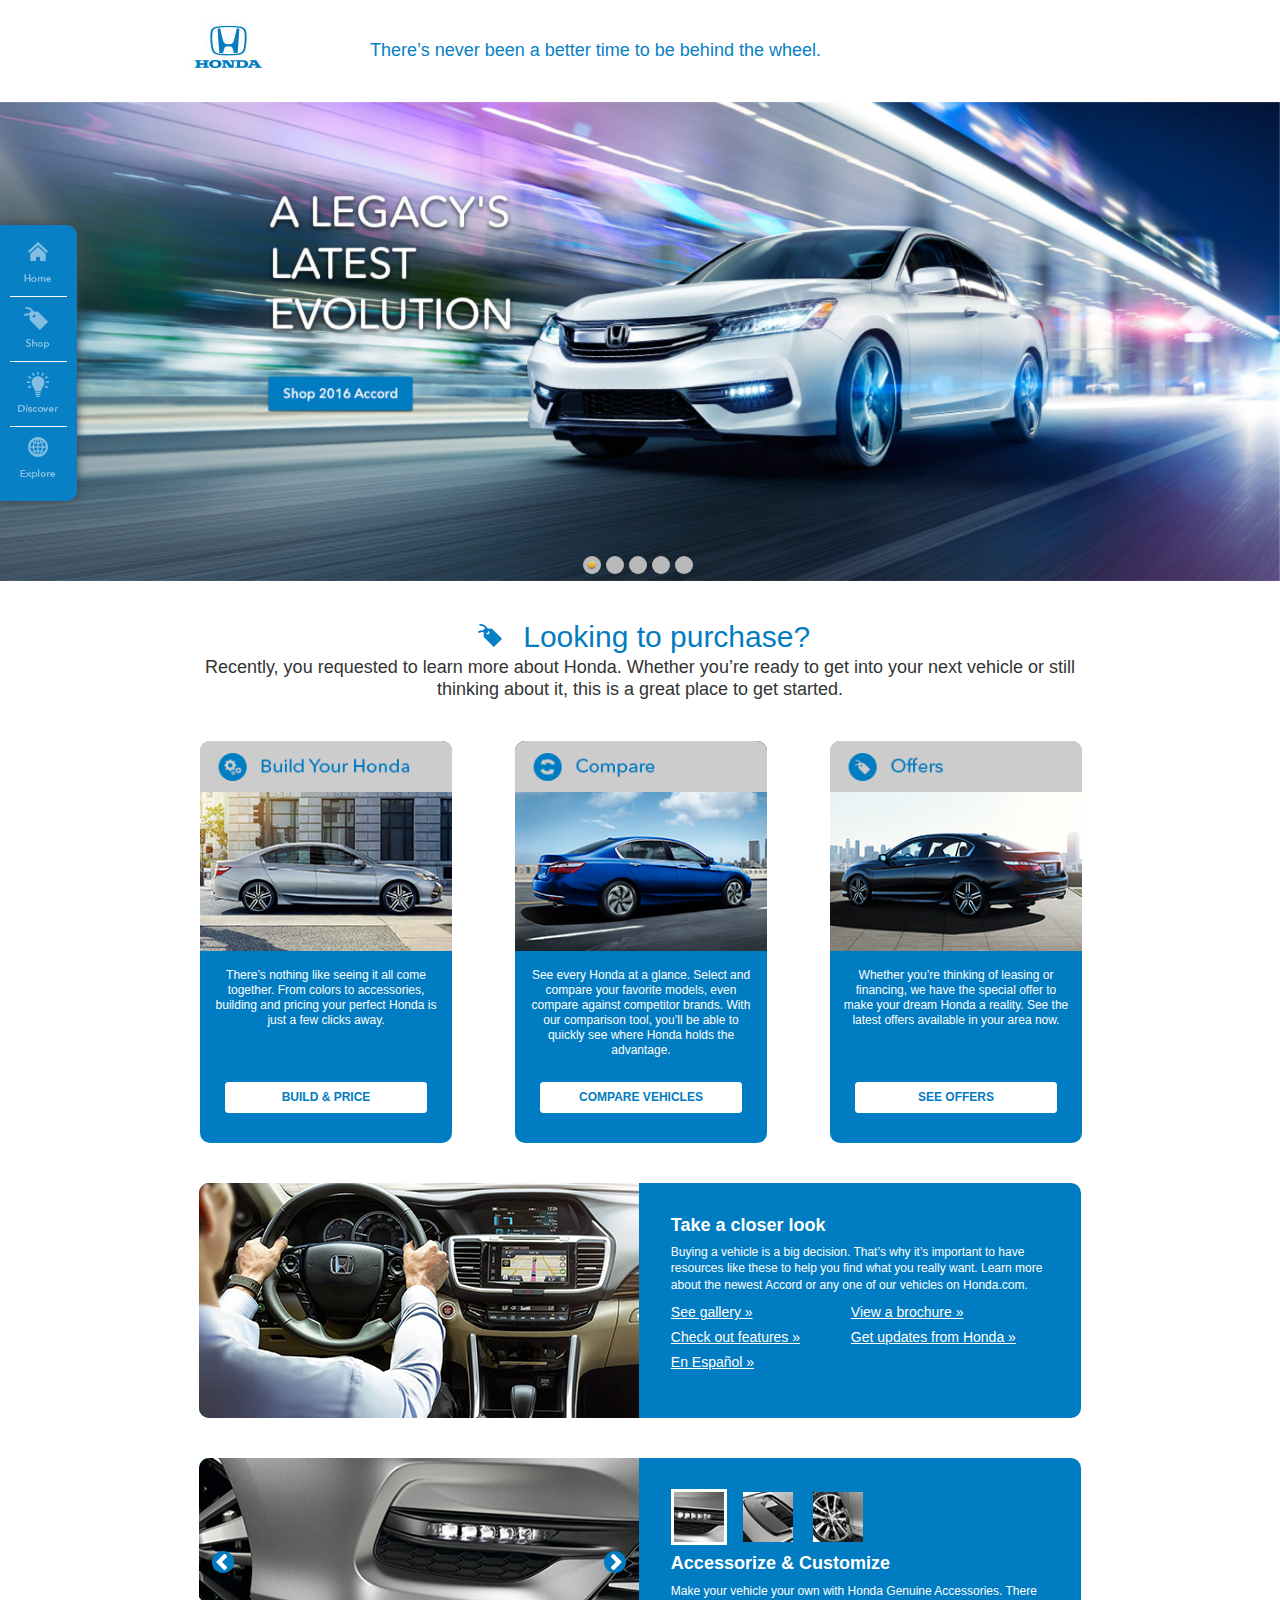
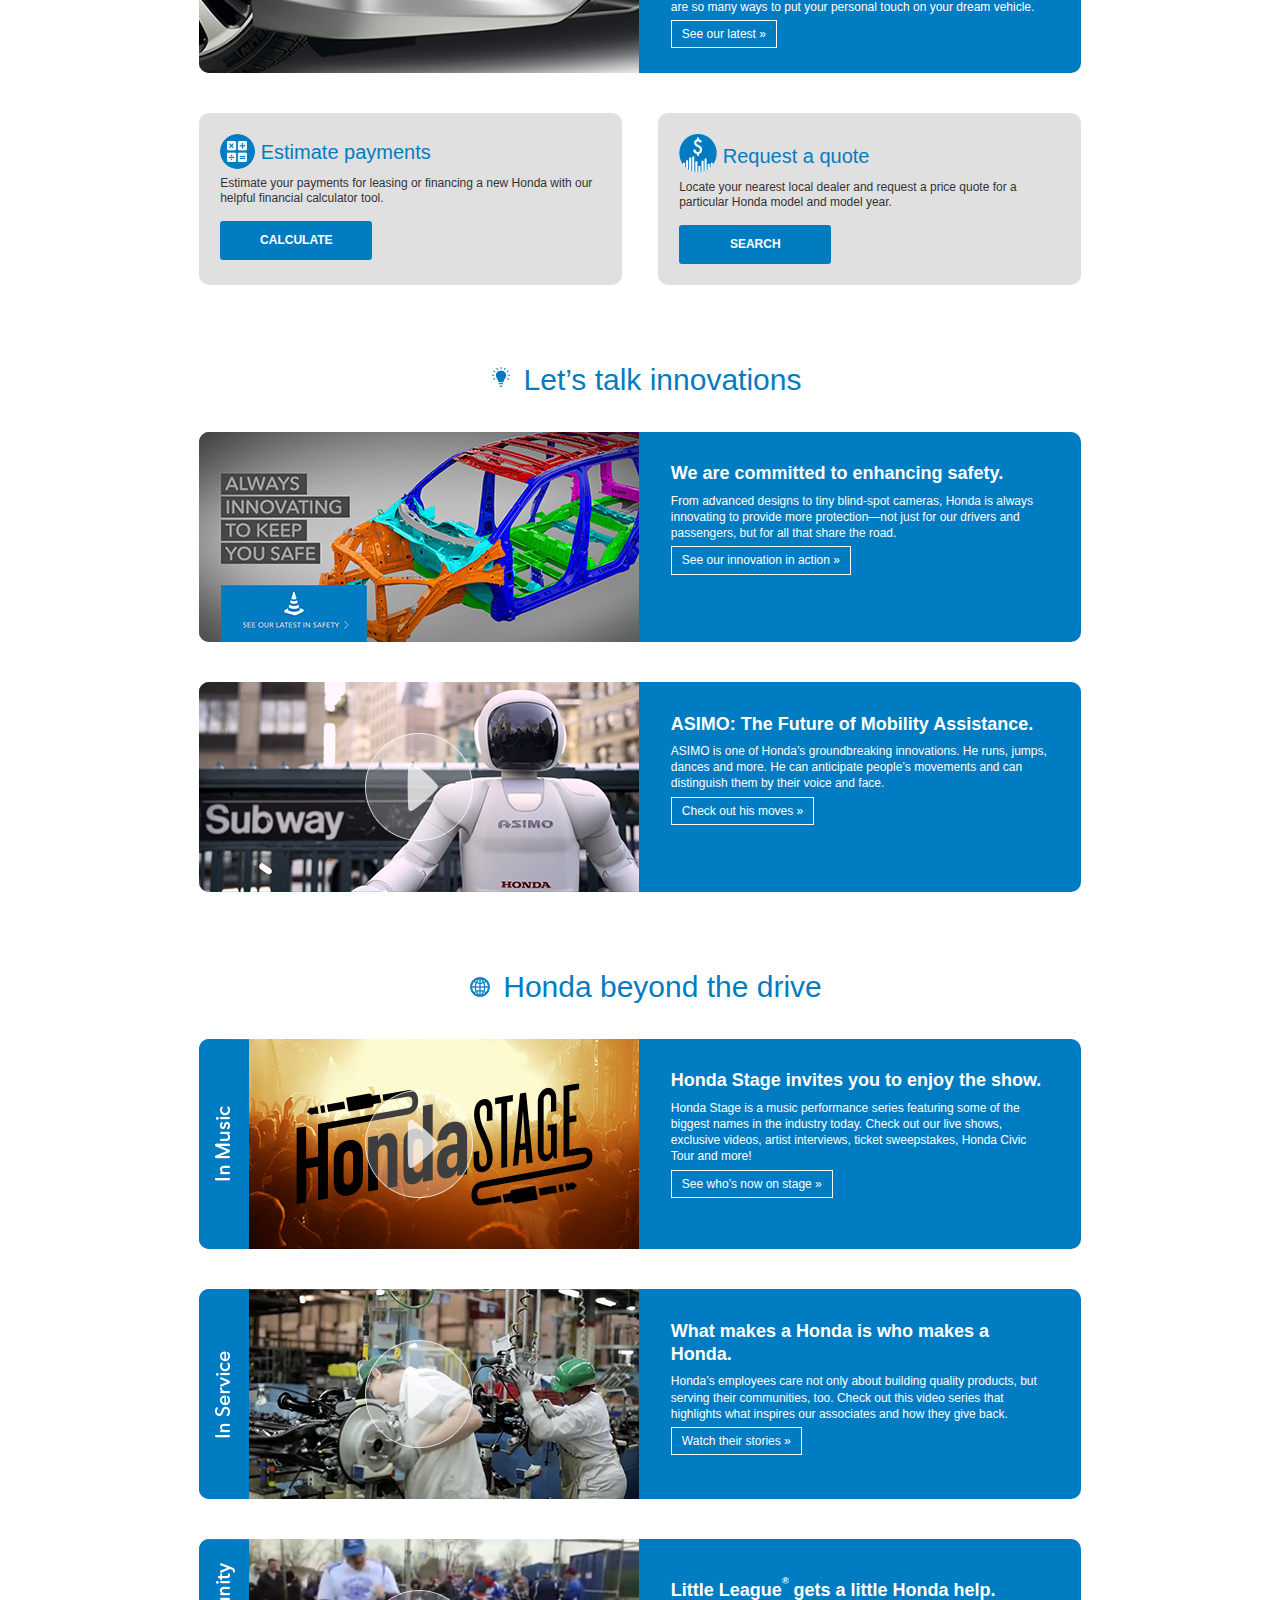
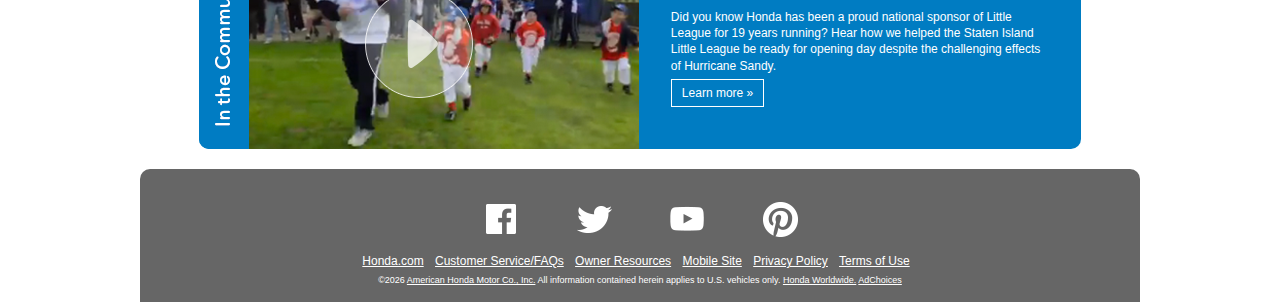
<file: desktop/index.html>
<!DOCTYPE html>
<html lang="en">
<head>
	<meta charset="utf-8">
	<title>Honda</title>
	<meta name="viewport" content="width=device-width,initial-scale=1">
	<link rel="stylesheet" href="css/style.css">
	<link rel="stylesheet" href="css/responsiveslides.css">
	<link rel="stylesheet" href="css/dynamic.css">

	<script src="http://code.jquery.com/jquery-1.11.2.min.js"></script>
	<script src="http://youtube.com/iframe_api"></script>
	<script src="js/jquery.responsiveslides.min.js"></script>
	<script src="js/jquery.plainmodal.min.js"></script>
	<script src="js/jquery.touchswipe.min.js"></script>
	<script src="js/jquery.cycle.all.min.js"></script>
	<script src="js/data.js"></script>
	<script src="js/functions.js"></script>
	
	<script>
		var rnd = Date.now() + "-" + (Math.floor(Math.random()*1000));
		document.write('<link rel="apple-touch-icon" href="/images/icon_apple_114.png?'+rnd+'" />');
		document.write('<link rel="apple-touch-icon" sizes="57x57" href="/images/icon_apple_57.png?'+rnd+'" />');
		document.write('<link rel="apple-touch-icon" sizes="72x72" href="/images/icon_apple_72.png?'+rnd+'" />');
		document.write('<link rel="apple-touch-icon" sizes="114x114" href="/images/icon_apple_114.png?'+rnd+'" />');
		document.write('<link rel="apple-touch-icon" sizes="144x144" href="/images/icon_apple_144.png?'+rnd+'" />');
		document.write('<link rel="icon" type="image/png" href="favicon.ico?'+rnd+'">');
	</script>

	<!--[if IE]>
		<script src="http://html5shiv.googlecode.com/svn/trunk/html5.js"></script>
	<![endif]-->
</head>
<body id="top">
	<div id="hidden_nav"> <a id="TriggerPrevious" href="#">TriggerPrevious</a> <a id="TriggerNext" href="#">TriggerNext</a> </div>
<!-- START OF NAV -->
	<nav>
		<ul>
			<li><a href="#top" id="linkMainNavHome"><img src="images/nav/nav_home.png" alt="home"></a></li>
			<li><a href="#shop" id="linkMainNavShop"><img src="images/nav/nav_shop.png" alt="shop"></a></li>
			<li><a href="#discover" id="linkMainNavDiscover"><img src="images/nav/nav_discover.png" alt="discover"></a></li>
			<li><a href="#explore" id="linkMainNavExplore"><img src="images/nav/nav_explore.png" alt="explore"></a></li>
		</ul>
		<div class="clear_both"></div>
	</nav>
<!-- END OF NAV --> 
<!-- START OF HEADER -->
	<div class="content" id="header">
		<div id="logo"><img src="images/honda_logo.jpg" alt="Honda"></div>
		<div id="salutation"><span id="name" class="pink_txt">Theresa,</span> <span id="first_word">you&#8217;re</span> going to want to see what we&#8217;re up to at <span class="pink_txt">Honda.</span></div>
		<p class="clear_both"></p>
	</div>
<!-- END OF HEADER -->
	<div id="slideshow_wrapper"> 
<!-- Slideshow 1 -->
		<div class="rslides_container">
			<ul class="rslides" id="slider1">
			  <li><a href="#lanewatch"><img src="images/ss/img-slides_accord-01.jpg" alt="" id="slide1_img"></a></li>
			  <li><a href="#accessories"><img src="images/ss/img-slides_accord-01.jpg" alt="" id="slide2_img"></a></li>
			  <li><a href="#hondalink"><img src="images/ss/img-slides_accord-01.jpg" alt="" id="slide3_img"></a></li>
			</ul>
		</div>
	</div>
	<div class="clear_both"></div>
	<div class="content" id="shop">
		<h2><img src="images/shop_icon_blue.png"> <span id="shopHeader">Looking to purchase?</span></h2>
		<span id="shopHeaderText">You know a good thing when you see it. Use the tools and information below to help you find the Honda that will take you where you want to go next.</span></div>
	<div class="content">
		<div class="small_module" id="buildYourHonda">
			<img class="shopIcons" src="images/shop/icon_build.png" alt="Build Your Honda" />
			<a href=""><img id="buildYourHondaImg" src="images/shop/img-shop-accord-build.jpg" alt="Build Your Honda" /></a>
			<div class="module_content" id="buildYourHondaText"> There's nothing like seeing it all come together. From colors to accessories, building and pricing your perfect Honda is just a few clicks away. </div>
			<a href="http://automobiles.honda.com/tools/build-price/models.aspx" class="white_btn">BUILD &amp; PRICE</a>
		</div>
		<div class="small_module" id="compareModels">
			<img class="shopIcons" src="images/shop/icon_compare.png" alt="Build Your Honda" />
			<a href=""><img id="compareModelsImg" src="images/shop/img-shop-accord-compare.jpg" alt="Compare" /></a>
			<div class="module_content" id="compareModelsText"> See every Honda at a glance. Select and compare your favorite models, even compare against competitor brands. With our comparison tool, you'll be able to quickly see where Honda holds the advantage. </div>
			<a href="http://automobiles.honda.com/tools/compare/models.aspx" class="white_btn">COMPARE VEHICLES</a>
		</div>
		<div class="small_module" id="offers">
			<img class="shopIcons" src="images/shop/icon_offers.png" alt="Build Your Honda" />
			<a href=""><img id="offersImg" src="images/shop/img-shop-accord-offers.jpg" alt="Offers" /></a>
			<div class="module_content" id="offersText"> Whether you're thinking of leasing or financing, we have the special offer to make your dream Honda a reality. See the latest offers available in your area now. </div>
			<a href="http://automobiles.honda.com/current-offers.aspx" class="white_btn">SEE OFFERS</a>
		</div>
		<div class="clear_both"></div>
	</div>
<!-- START OF BANNER -->
	<div class="content" id="closerLook">
		<div class="banner">
			<div id="banner-gallery" class="banner_left">
				<div id="closerLookImgs"> <img id="closerLookImg" src="images/interiors/img-interior-accord.jpg" alt="Take A Closer Look"></div>
			</div>
			<div class="banner_right">
				<div class="right_banner_header" id="closerLookHeader">Take a closer look at the Accord.</div>
				<span id="closerLookText">Buying a vehicle is a big decision. That’s why it’s important to have resources like these to help you find what you really want.</span>
				<div id="closerLookLinks_container">
					<div class="closerLookLinks">
						<a id="closerLookGallery" href="">See gallery &raquo;</a>
						<a id="closerLookFeatures" href="">Check out features &raquo;</a>
                        <a id="closerLookEspanolLink" href"http://es.automobiles.honda.com/accord/">En Espa&ntilde;ol &raquo;</a>
					</div>
					<div class="closerLookLinks">
						<a id="closerLookBrochure" href="">View a brochure &raquo;</a>
						<a id="closerLookUpdates" href="">Get updates on the Accord &raquo;</a>
					</div>  	
					<div class="clear_both;"></div>
				</div>
			</div>
		</div>
	</div>
	<div class="content" id="accessories">
		<div class="banner">
			<div id="banner-gallery" class="banner_left">
				<div id="imgs"> <img id="banner-image1" src="images/accessories/img-accessory-accord-01.jpg" alt=""> <img id="banner-image2" src="images/accessories/img-accessory-accord-02.jpg" alt=""> <img id="banner-image3" src="images/accessories/img-accessory-accord-03.jpg" alt=""> </div>
				<div id="accNav">
					<div id="accNavLeft"><img src="images/arrow_left.png" width="22" height="22"></div>
					<div id="accNavRight"><img src="images/arrow_right.png" width="22" height="22"></div>
				</div>
			</div>
			<div class="banner_right">
				<div class="accessorize_thumb_container"> <img src="images/accessories/thb/thb-accessory-accord-01.jpg" alt="" id="accessorize_thumb_1" class="accessorize_thumb accessorize_thumb_on"> <img src="images/accessories/thb/thb-accessory-accord-02.jpg" alt="" id="accessorize_thumb_2" class="accessorize_thumb"> <img src="images/accessories/thb/thb-accessory-accord-03.jpg" alt="" id="accessorize_thumb_3" class="accessorize_thumb"> </div>
				<div class="right_banner_header" id="accessoryTitle">Accessorize and customize.</div>
				<div  id="accessoryText">Chrome wheels, spoiler, illuminated door sill trim&#8212;there are so many ways to put your personal touch on your Honda.</div>
				<div class="modal_link" id="accessorize_link"><a href="#">See our latest &gt;</a></div>
			</div>
			<div class="clear_both"></div>
		</div>
	</div>
	<div class="content">
		<div class="medium_module">
			<div class="module_content">
				<span class="med_mod_header"><img src="images/icon_payments.png" alt="Payment" id="payment_icon"> Estimate payments</span> Estimate your payments for leasing or financing a new Honda with our helpful financial calculator tool.<br>
				<br><a id="paymentCalculator" href="http://www.honda.ca/lease-and-finance/payment-calculator" class="blue_btn">CALCULATE</a>
			</div>
		</div>
		<div class="medium_module">
			<div class="module_content">
				<span class="med_mod_header"><img src="images/payment_icon.png" alt="Payment" id="payment_icon"> Request a quote</span> Locate your nearest local dealer and request a price quote for a particular Honda model and model year.<br>
				<br><a id="requestQuote" href="http://automobiles.honda.com/tools/request-a-quote/models.aspx?" class="blue_btn" id="request_quote_form_btn">SEARCH</a>
			</div>
		</div>
		<div class="clear_both"></div>
	</div>
<!-- END OF BANNER -->
	<div class="content content_header" id="discover">
		<h2><img src="images/icon_innovations.png"/>Let&#8217;s talk innovations</h2>
	</div>
<!-- START OF BANNER - WIDGET 2 -->
	<div class="content" id="lanewatch">
		<div class="banner">
			<div class="banner_left"><a href="#" class="modal_btn2"><img src="images/discover_2.png" alt="" id="modal_btn_2"></a></div>
			<div class="banner_right">
				<div class="right_banner_header" id="modal_btn_2_title">Increase your visibility by 60&deg; with Honda LaneWatch&trade;.&sup1;</div>
				<div id="modal_btn_2_text">A tiny camera on your passenger-side mirror reveals nearly 4 times more (80° instead of 20°) giving you an expanded view of your passenger-side blind spot. <a href="//owners.honda.com/vehicles/information/2014/Civic-Coupe/features/Honda-LaneWatch/3">See it in action &gt&gt;</a></div>
				<div class="modal_link" id="modal_btn_2_link"></div>
			</div>
		</div>
	</div>
<!-- END OF BANNER -->
<!-- START OF BANNER - WIDGET 1 -->
	<div class="content">
		<div class="banner">
			<div class="banner_left"><a href="#" class="modal_btn"><img src="images/discover_1.png" alt="" id="modal_btn_1"></a></div>
			<div class="banner_right">
				<div class="right_banner_header" id="modal_btn_1_title">ASIMO: The Future of Mobility Assistance</div>
				<div id="modal_btn_1_text">Asimo is one of Honda’s groudbreaking innovations. He runs, jumps, dances and more. He can anticipate people’s movements and can distinguish them by their voice and face. <a href="//www.youtube.com/watch?v=FShZddlsjkA&index=1&list=PL2FEFAF55603817E7">Check out his moves &gt;&gt;</a></div>
				<div class="modal_link" id="modal_btn_1_link"></div>
			</div>
		</div>
	</div>
<!-- END OF BANNER --> 
	<div class="content content_header" id="explore">
		<h2><img src="images/explore_icon_blue.png">Honda beyond the drive</h2>
	</div>
<!-- START OF BANNER - WIDGET 6 -->
	<div class="content">
		<div class="banner">
			<div class="banner_left"><a href="#" class="modal_btn"><img src="images/explore_3.png" alt="" id="modal_btn_6"></a></div>
			<div class="banner_right">
				<div class="right_banner_header" id="modal_btn_6_title">The Honda Civic Tour thrills fans across the country.</div>
				<div id="modal_btn_6_text">Since 2001, this concert tour has been celebrating the beauty of music and the latest Civics on the road together. Artists like Maroon 5, Linkin Park, and Incubus headline the tour every year, bringing fans across the nation closer to their favorite music. <a href="//civictour.honda.com/">Follow the tour &gt;</a></div>
				<div class="modal_link" id="modal_btn_6_link"></div>
			</div>
		</div>
	</div>
<!-- END OF BANNER -->
<!-- START OF BANNER - WIDGET 5 -->
	<div class="content">
		<div class="banner">
			<div class="banner_left"><a href="#" class="modal_btn"><img src="images/explore_2.png" alt="" id="modal_btn_5"></a></div>
			<div class="banner_right">
				<div class="right_banner_header" id="modal_btn_5_title">We care about what&#8217;s under the sea, too.</div>
				<div id="modal_btn_5_text">Honda is a founding sponsor of Aquarium of the Pacific. Get a virtual look into the marine life in different regions with our live exhibit webcams. <a href="//automobiles.honda.com/events-and-sponsorships/pilot-aquarium-of-the-pacific.aspx">Watch live &gt;</a></div>
				<div class="modal_link" id="modal_btn_5_link"></div>
	      	</div>
		</div>
	</div>
<!-- END OF BANNER --> 
<!-- START OF BANNER - WIDGET 4 -->
	<div class="content">
		<div class="banner">
			<div class="banner_left"><a href="#" class="modal_btn"><img src="images/explore_1.png" alt="" id="modal_btn_4"></a></div>
			<div class="banner_right">
				<div class="right_banner_header" id="modal_btn_4_title">Little League<sup>&reg;</sup> gets a little Honda help.</div>
				<div id="modal_btn_4_text">Did you know Honda has been a proud national sponsor of Little League for 17 years running? Hear how we helped the Staten Island Little League be ready for opening day despite the challenging effects of Hurricane Sandy. <a href="//www.youtube.com/watch?v=Z8jM3wJS7Ho">Learn more &gt;</a></div>
				<div class="modal_link" id="modal_btn_4_link"></div>
			</div>
		</div>
	</div>
<!-- END OF BANNER --> 
	<div id="legalText" class="content legal footnotes">
		<p>&sup1;For more information, visit Kelley Blue Book’s KBB.com. Kelley Blue Book is a registered trademark of Kelley Blue Book Co., Inc.</p>
		<p>&sup2;Display accuracy will vary based on weather, size of object and speed and the display may not show all relevant traffic. The display is not a substitute for your own direct visual assessment of traffic conditions before changing lanes.</p>
		<p>&sup3;Compatible smartphone required. All Aha platform feeds are audible, not visual in nature. Vehicle does not provide any feeds. Some state laws prohibit the operation of handheld electronic devices while operating a vehicle. Launch smartphone applications only when the vehicle is safely parked. Aha is a trademark of Harman International Industries, Inc. Your wireless carrier's rates may apply.</p>
	</div>
	<footer>
		<div class="socialIconWrapper">
			<ul class="socialIcons">
				<li class="socialIcon"><a id="linkFacebook" href="http://www.facebook.com/Honda" target="_blank"><img src="images/icon_facebook.png" /></a></li>
				<li class="socialIcon"><a id="linkTwitter" href="https://twitter.com/Honda" target="_blank"><img src="images/icon_twitter.png" /></a></li>
				<li class="socialIcon"><a id="linkYouTube" href="http://www.youtube.com/user/Honda" target="_blank"><img src="images/icon_youtube.png" /></a></li>
				<li class="socialIcon"><a id="linkPinterest" href="https://www.pinterest.com/honda/" target="_blank"><img src="images/icon_pinterest.png" /></a></li>
			</ul>
		</div>
		<div class="footer_nav"><a id="linkHonda" href="http://automobiles.honda.com/" target="_blank">Honda.com</a> <a id="linkCustomerService" href="http://automobiles.honda.com/information/frequently-asked-questions.aspx" target="_blank">Customer Service/FAQs</a> <a id="linkOwnerResources" href="http://automobiles.honda.com/information/owner-resources.aspx" target="_blank">Owner Resources</a> <a id="linkMobileSite" href="http://automobiles.honda.com/mobile/">Mobile Site</a> <a id="linkPrivacy" href="http://automobiles.honda.com/information/consumer-privacy-policy.aspx" target="_blank">Privacy Policy</a> <a id="linkTerms" href="http://automobiles.honda.com/information/legal-terms.aspx" target="_blank">Terms of Use</a> </div>
		<div class="legal">&copy;<span id="copyYear">2016</span> <a id="linkHonda2" href="http://www.honda.com/" target="_blank">American Honda Motor Co., Inc.</a> All information contained herein applies to U.S. vehicles only. <a id="linkHondaWorldwide" href="http://world.honda.com/" target="_blank">Honda Worldwide.</a> <a id="linkAdChoices" href="http://preferences-mgr.truste.com/?affiliateId=99" target="_blank">AdChoices</a></div>
	</footer>
<!-- START OF MODALS -->
	<div class="modal" id="modal_1">
		<h1 id="modal_1_title">ASIMO ROBOT</h1>
		<iframe src="" frameborder="0" allowfullscreen class="modal_iframe" id="modal_iframe_1"></iframe>
		<div class="close_modal_btn" id="close_modal_btn_1">X</div>
	</div>
	<div class="modal" id="modal_2">
		<h1 id="modal_2_title">Introducing Honda LaneWatch&trade;&sup1;</h1>
		<iframe src="" frameborder="0" allowfullscreen class="modal_iframe" id="modal_iframe_2"></iframe>
		<div class="close_modal_btn" id="close_modal_btn_2">X</div>
	</div>
	<div class="modal" id="modal_3">
		<h1 id="modal_3_title">The next generation of HondaLink<sup>TM3</sup> is now.</h1>
		<iframe src="" frameborder="0" allowfullscreen class="modal_iframe" id="modal_iframe_3"></iframe>
		<div class="close_modal_btn" id="close_modal_btn_3">X</div>
	</div>
	<div class="modal" id="modal_4">
		<h1 id="modal_4_title">Little League <sup>®</sup> gets a little Honda help.</h1>
		<iframe src="" frameborder="0" allowfullscreen class="modal_iframe" id="modal_iframe_4"></iframe>
		<div class="close_modal_btn" id="close_modal_btn_4">X</div>
	</div>
	<div class="modal" id="modal_5">
		<h1 id="modal_5_title">We care about what&#8217;s under the sea, too.</h1>
		<iframe src="" frameborder="0" allowfullscreen class="modal_iframe" id="modal_iframe_5"></iframe>
		<div class="close_modal_btn" id="close_modal_btn_5">X</div>
	</div>
	<div class="modal" id="modal_6">
		<h1 id="modal_6_title">The Honda Civic Tour thrills fans across the country.</h1>
		<iframe src="" frameborder="0" allowfullscreen class="modal_iframe" id="modal_iframe_6"></iframe>
		<div class="close_modal_btn" id="close_modal_btn_6">X</div>
	</div>
<!-- END OF MODALS -->
</body>
</html>
</file>
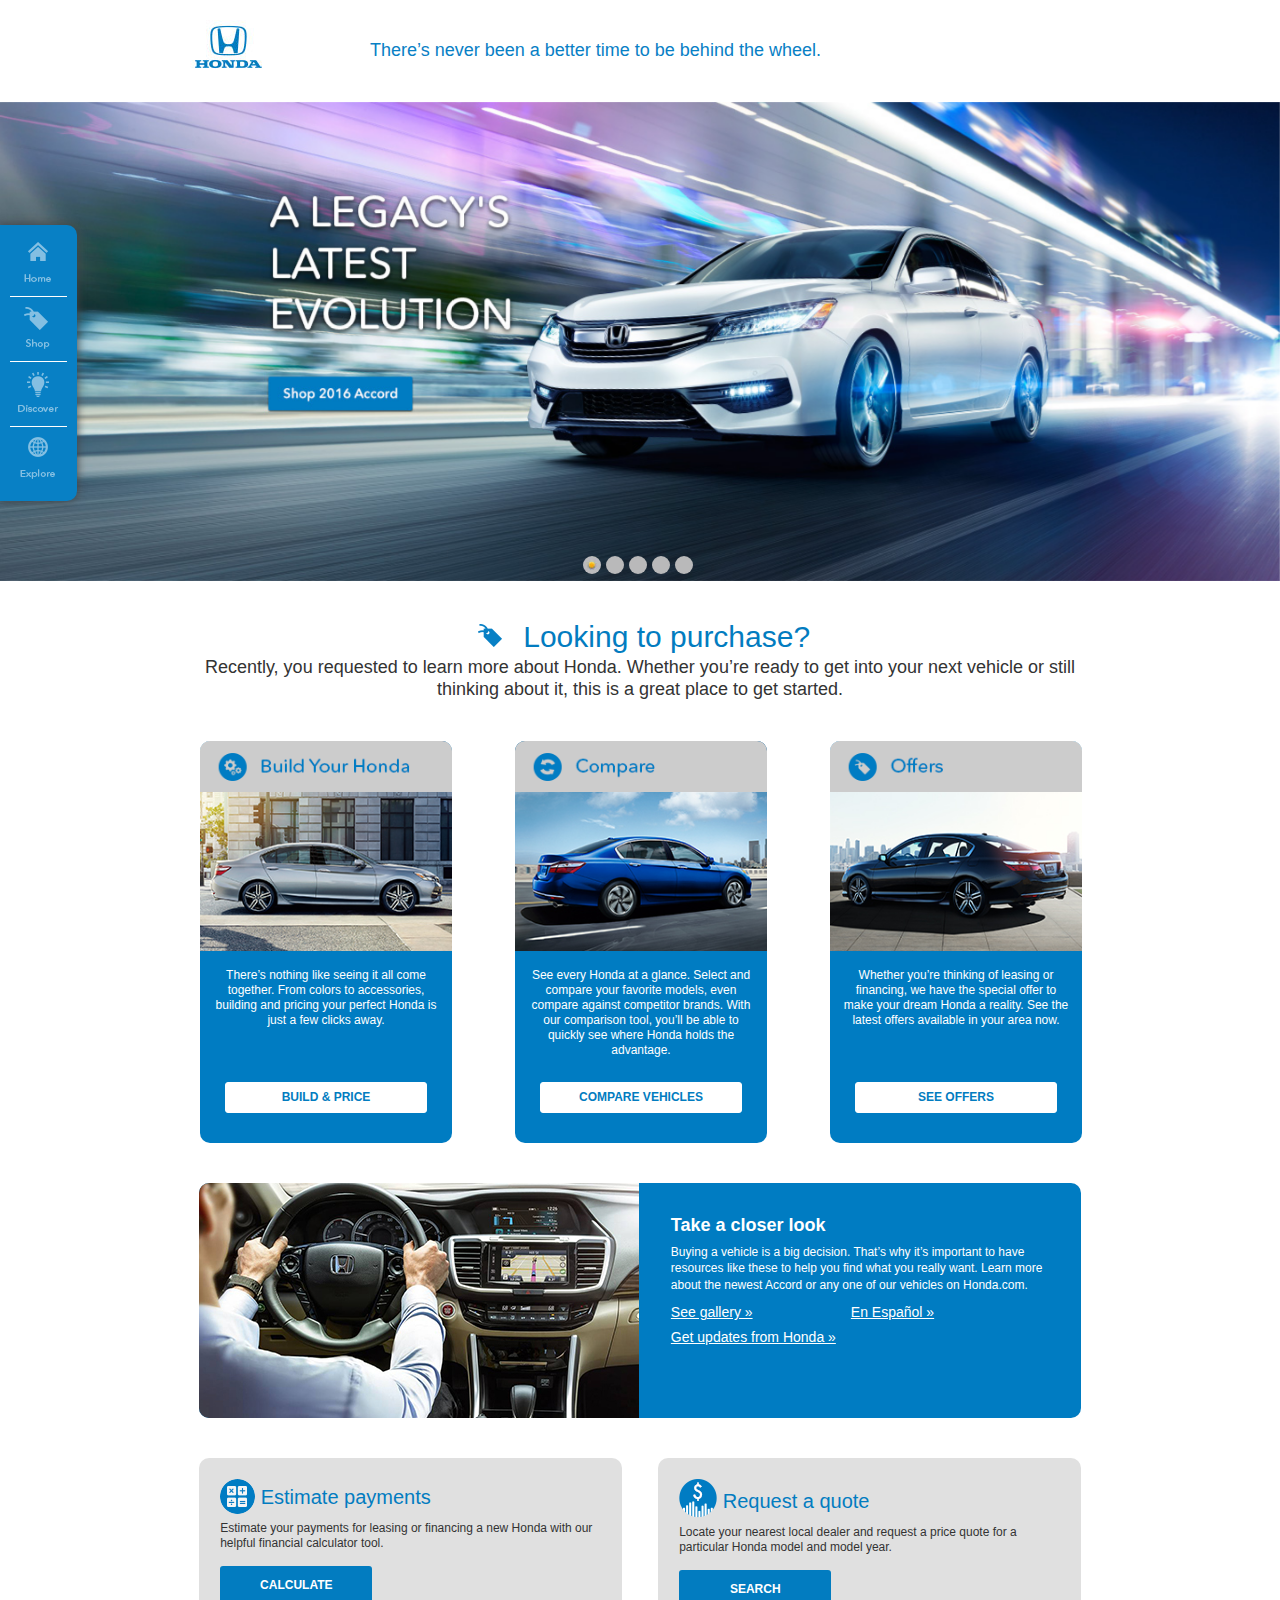
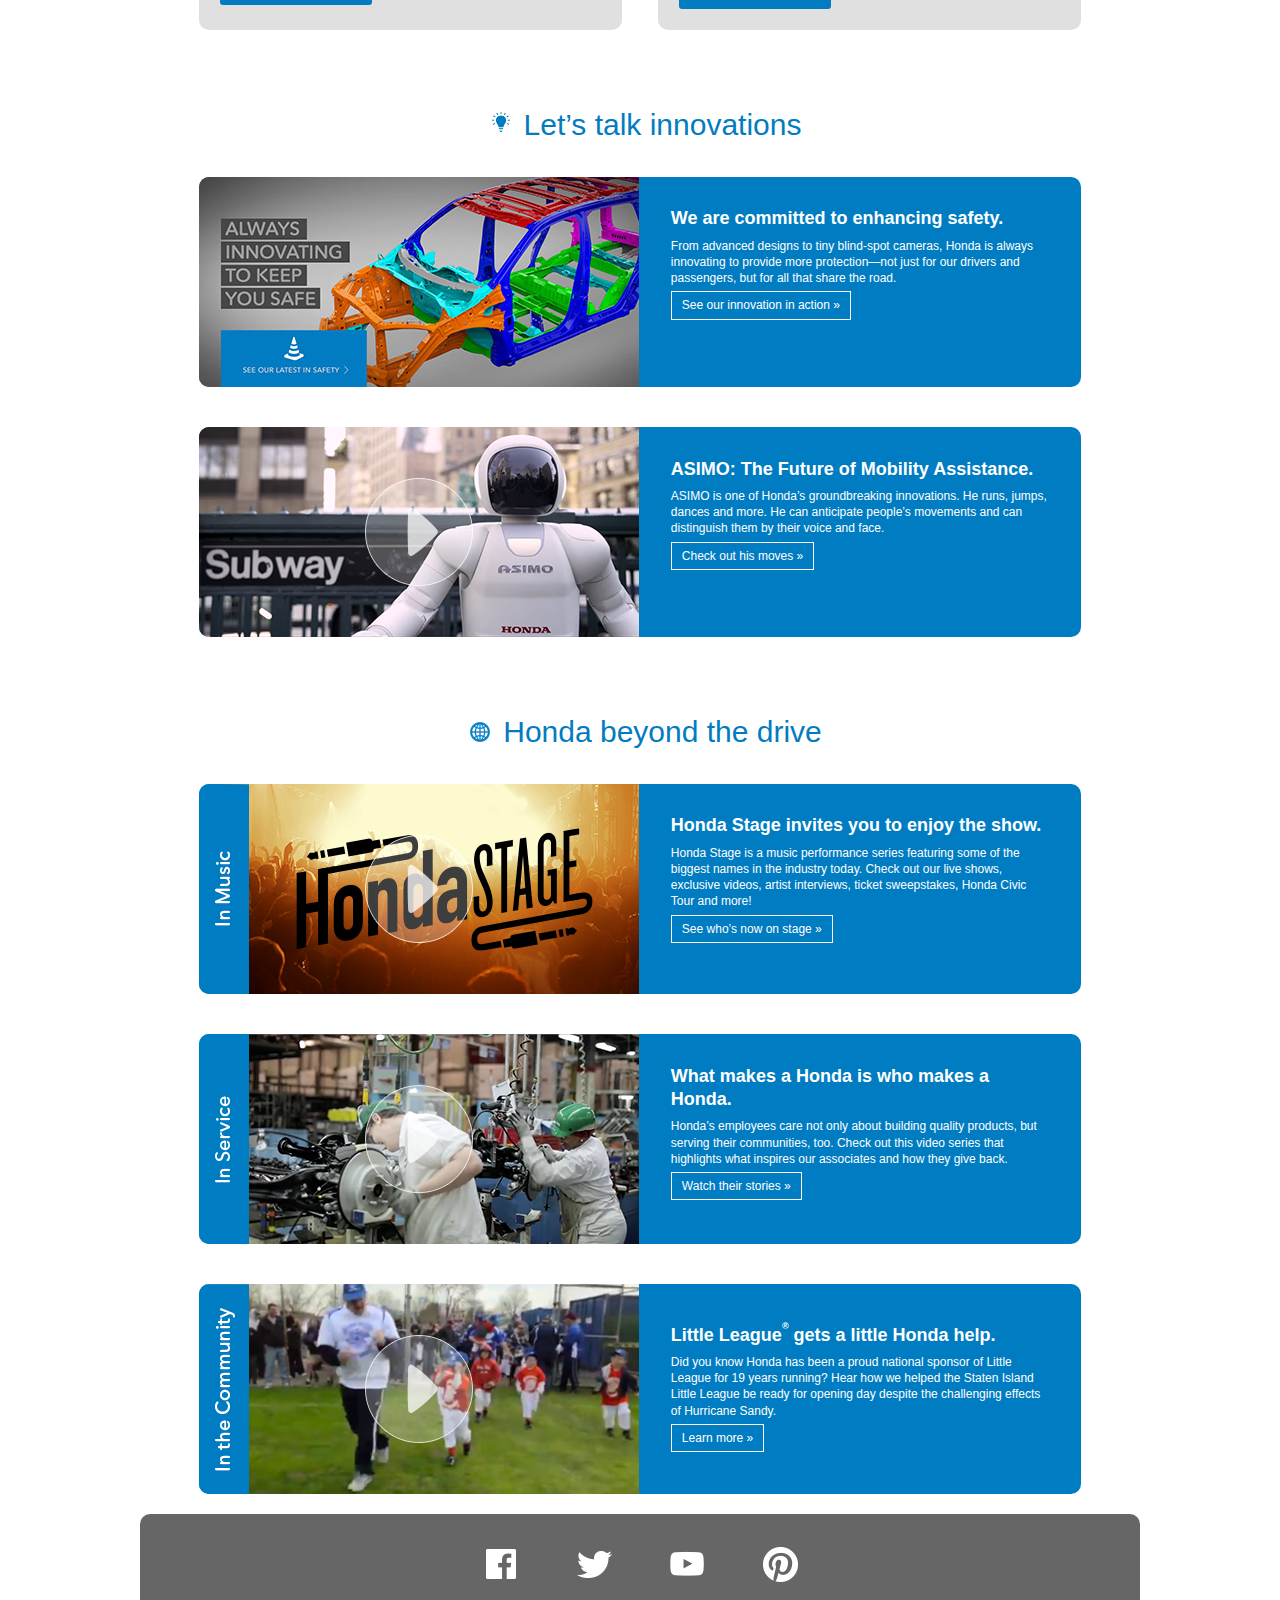
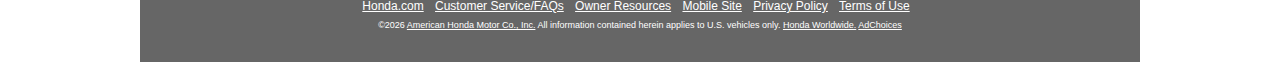
<file: mobile/index.html>
<!DOCTYPE html>
<html lang="en">
<head>
	<meta charset="utf-8">
	<title>Honda</title>
	<meta name="viewport" content="width=device-width,initial-scale=1">
	<link rel="stylesheet" href="css/style.css">
	<link rel="stylesheet" href="css/responsiveslides.css">
	<link rel="stylesheet" href="css/dynamic.css">

	<script src="http://code.jquery.com/jquery-1.11.2.min.js"></script>
	<script src="http://youtube.com/iframe_api"></script>
	<script src="js/jquery.responsiveslides.min.js"></script>
	<script src="js/jquery.plainmodal.min.js"></script>
	<script src="js/jquery.touchswipe.min.js"></script>
	<script src="js/jquery.cycle.all.min.js"></script>
	<script src="js/data.js"></script>
	<script src="js/functions.js"></script>
	
	<script>
		var rnd = Date.now() + "-" + (Math.floor(Math.random()*1000));
		document.write('<link rel="apple-touch-icon" href="/images/icon_apple_114.png?'+rnd+'" />');
		document.write('<link rel="apple-touch-icon" sizes="57x57" href="/images/icon_apple_57.png?'+rnd+'" />');
		document.write('<link rel="apple-touch-icon" sizes="72x72" href="/images/icon_apple_72.png?'+rnd+'" />');
		document.write('<link rel="apple-touch-icon" sizes="114x114" href="/images/icon_apple_114.png?'+rnd+'" />');
		document.write('<link rel="apple-touch-icon" sizes="144x144" href="/images/icon_apple_144.png?'+rnd+'" />');
		document.write('<link rel="icon" type="image/png" href="favicon.ico?'+rnd+'">');
	</script>

	<!--[if IE]>
		<script src="http://html5shiv.googlecode.com/svn/trunk/html5.js"></script>
	<![endif]-->
</head>
<body id="top">
	<div id="hidden_nav"> <a id="TriggerPrevious" href="#">TriggerPrevious</a> <a id="TriggerNext" href="#">TriggerNext</a> </div>
<!-- START OF NAV -->
	<nav>
		<ul>
			<li><a href="#top" id="linkMainNavHome"><img src="images/nav/nav_home.png" alt="home"></a></li>
			<li><a href="#shop" id="linkMainNavShop"><img src="images/nav/nav_shop.png" alt="shop"></a></li>
			<li><a href="#discover" id="linkMainNavDiscover"><img src="images/nav/nav_discover.png" alt="discover"></a></li>
			<li><a href="#explore" id="linkMainNavExplore"><img src="images/nav/nav_explore.png" alt="explore"></a></li>
		</ul>
		<div class="clear_both"></div>
	</nav>
<!-- END OF NAV --> 
<!-- START OF HEADER -->
	<div class="content" id="header">
		<div id="logo"><img src="images/honda_logo.jpg" alt="Honda"></div>
		<div id="salutation"><span id="name" class="pink_txt">Theresa,</span> <span id="first_word">you&#8217;re</span> going to want to see what we&#8217;re up to at <span class="pink_txt">Honda.</span></div>
		<p class="clear_both"></p>
	</div>
<!-- END OF HEADER -->
	<div id="slideshow_wrapper"> 
<!-- Slideshow 1 -->
		<div class="rslides_container">
			<ul class="rslides" id="slider1">
			  <li><a href="#lanewatch"><img src="images/ss/img-slides_accord-01.jpg" alt="" id="slide1_img"></a></li>
			  <li><a href="#accessories"><img src="images/ss/img-slides_accord-01.jpg" alt="" id="slide2_img"></a></li>
			  <li><a href="#hondalink"><img src="images/ss/img-slides_accord-01.jpg" alt="" id="slide3_img"></a></li>
			</ul>
		</div>
	</div>
	<div class="clear_both"></div>
	<div class="content" id="shop">
		<h2><img src="images/shop_icon_blue.png"> <span id="shopHeader">Looking to purchase?</span></h2>
		<span id="shopHeaderText">You know a good thing when you see it. Use the tools and information below to help you find the Honda that will take you where you want to go next.</span></div>
	<div class="content">
		<div class="small_module" id="buildYourHonda">
			<img class="shopIcons" src="images/shop/icon_build.png" alt="Build Your Honda" />
			<a href="http://automobiles.honda.com/tools/build-price/models.aspx"><img id="buildYourHondaImg" src="images/shop/img-shop-accord-build.jpg" alt="Build Your Honda" /></a>
			<div class="module_content" id="buildYourHondaText"> There's nothing like seeing it all come together. From colors to accessories, building and pricing your perfect Honda is just a few clicks away. </div>
			<a href="http://automobiles.honda.com/tools/build-price/models.aspx" class="white_btn">BUILD &amp; PRICE</a>
		</div>
		<div class="small_module" id="compareModels">
			<img class="shopIcons" src="images/shop/icon_compare.png" alt="Build Your Honda" />
			<a href=""><img id="compareModelsImg" src="images/shop/img-shop-accord-compare.jpg" alt="Compare" /></a>
			<div class="module_content" id="compareModelsText"> See every Honda at a glance. Select and compare your favorite models, even compare against competitor brands. With our comparison tool, you'll be able to quickly see where Honda holds the advantage. </div>
			<a href="http://automobiles.honda.com/tools/compare/models.aspx" class="white_btn">COMPARE VEHICLES</a>
		</div>
		<div class="small_module" id="offers">
			<img class="shopIcons" src="images/shop/icon_offers.png" alt="Build Your Honda" />
			<a href=""><img id="offersImg" src="images/shop/img-shop-accord-offers.jpg" alt="Offers" /></a>
			<div class="module_content" id="offersText"> Whether you're thinking of leasing or financing, we have the special offer to make your dream Honda a reality. See the latest offers available in your area now. </div>
			<a href="http://automobiles.honda.com/current-offers.aspx" class="white_btn">SEE OFFERS</a>
		</div>
		<div class="clear_both"></div>
	</div>
<!-- START OF BANNER -->
	<div class="content" id="closerLook">
		<div class="banner">
			<div id="banner-gallery" class="banner_left">
				<div id="closerLookImgs"> <img id="closerLookImg" src="images/interiors/img-interior-accord.jpg" alt="Take A Closer Look"></div>
			</div>
			<div class="banner_right">
				<div class="right_banner_header" id="closerLookHeader">Take a closer look at the Accord.</div>
				<span id="closerLookText">Buying a vehicle is a big decision. That’s why it’s important to have resources like these to help you find what you really want.</span>
				<div id="closerLookLinks_container">
					<div class="closerLookLinks">
						<a id="closerLookGallery" href="">See gallery &raquo;</a>
					</div>
                    <div class="closerLookLinks">
                        <a id="closerLookEspanolLink" href"http://es.automobiles.honda.com/accord/">En Espa&ntilde;ol &raquo;</a>
					</div>
					<div class="closerLookLinks">
						<a id="closerLookUpdates" href="">Get updates on the Accord &raquo;</a>
					</div>  	
					<div class="clear_both;"></div>
				</div>
			</div>
		</div>
	</div>
<!-- END OF BANNER -->
	<div class="content">
		<div class="medium_module">
			<div class="module_content">
				<span class="med_mod_header"><img src="images/icon_payments.png" alt="Payment" id="payment_icon"> Estimate payments</span> Estimate your payments for leasing or financing a new Honda with our helpful financial calculator tool.<br>
				<br><a id="paymentCalculator" href="http://www.honda.ca/lease-and-finance/payment-calculator" class="blue_btn">CALCULATE</a>
			</div>
		</div>
		<div class="medium_module">
			<div class="module_content">
				<span class="med_mod_header"><img src="images/payment_icon.png" alt="Payment" id="payment_icon"> Request a quote</span> Locate your nearest local dealer and request a price quote for a particular Honda model and model year.<br>
				<br><a id="requestQuote" href="http://automobiles.honda.com/tools/request-a-quote/models.aspx?" class="blue_btn" id="request_quote_form_btn">SEARCH</a>
			</div>
		</div>
		<div class="clear_both"></div>
	</div>
	<div class="content content_header" id="discover">
		<h2><img src="images/icon_innovations.png"/>Let&#8217;s talk innovations</h2>
	</div>
<!-- START OF BANNER - WIDGET 2 -->
	<div class="content" id="lanewatch">
		<div class="banner">
			<div class="banner_left"><a href="#" class="modal_btn2"><img src="images/discover_2.png" alt="" id="modal_btn_2"></a></div>
			<div class="banner_right">
				<div class="right_banner_header" id="modal_btn_2_title">Increase your visibility by 60&deg; with Honda LaneWatch&trade;.&sup1;</div>
				<div id="modal_btn_2_text">A tiny camera on your passenger-side mirror reveals nearly 4 times more (80° instead of 20°) giving you an expanded view of your passenger-side blind spot. <a href="//owners.honda.com/vehicles/information/2014/Civic-Coupe/features/Honda-LaneWatch/3">See it in action &gt&gt;</a></div>
				<div class="modal_link" id="modal_btn_2_link"></div>
			</div>
		</div>
	</div>
<!-- END OF BANNER --> 
<!-- START OF BANNER - WIDGET 1 -->
	<div class="content">
		<div class="banner">
			<div class="banner_left"><a href="#" class="modal_btn"><img src="images/discover_1.png" alt="" id="modal_btn_1"></a></div>
			<div class="banner_right">
				<div class="right_banner_header" id="modal_btn_1_title">ASIMO: The Future of Mobility Assistance</div>
				<div id="modal_btn_1_text">Asimo is one of Honda’s groudbreaking innovations. He runs, jumps, dances and more. He can anticipate people’s movements and can distinguish them by their voice and face. <a href="//www.youtube.com/watch?v=FShZddlsjkA&index=1&list=PL2FEFAF55603817E7">Check out his moves &gt;&gt;</a></div>
				<div class="modal_link" id="modal_btn_1_link"></div>
			</div>
		</div>
	</div>
<!-- END OF BANNER --> 
	<div class="content content_header" id="explore">
		<h2><img src="images/explore_icon_blue.png">Honda beyond the drive</h2>
	</div>
<!-- START OF BANNER - WIDGET 6 -->
	<div class="content">
		<div class="banner">
			<div class="banner_left"><a href="#" class="modal_btn"><img src="images/explore_3.png" alt="" id="modal_btn_6"></a></div>
			<div class="banner_right">
				<div class="right_banner_header" id="modal_btn_6_title">The Honda Civic Tour thrills fans across the country.</div>
				<div id="modal_btn_6_text">Since 2001, this concert tour has been celebrating the beauty of music and the latest Civics on the road together. Artists like Maroon 5, Linkin Park, and Incubus headline the tour every year, bringing fans across the nation closer to their favorite music. <a href="//civictour.honda.com/">Follow the tour &gt;</a></div>
				<div class="modal_link" id="modal_btn_6_link"></div>
			</div>
		</div>
	</div>
<!-- END OF BANNER -->
<!-- START OF BANNER - WIDGET 5 -->
	<div class="content">
		<div class="banner">
			<div class="banner_left"><a href="#" class="modal_btn"><img src="images/explore_2.png" alt="" id="modal_btn_5"></a></div>
			<div class="banner_right">
				<div class="right_banner_header" id="modal_btn_5_title">We care about what&#8217;s under the sea, too.</div>
				<div id="modal_btn_5_text">Honda is a founding sponsor of Aquarium of the Pacific. Get a virtual look into the marine life in different regions with our live exhibit webcams. <a href="//automobiles.honda.com/events-and-sponsorships/pilot-aquarium-of-the-pacific.aspx">Watch live &gt;</a></div>
				<div class="modal_link" id="modal_btn_5_link"></div>
	      	</div>
		</div>
	</div>
<!-- END OF BANNER -->
<!-- START OF BANNER - WIDGET 4 -->
	<div class="content">
		<div class="banner">
			<div class="banner_left"><a href="#" class="modal_btn"><img src="images/explore_1.png" alt="" id="modal_btn_4"></a></div>
			<div class="banner_right">
				<div class="right_banner_header" id="modal_btn_4_title">Little League<sup>&reg;</sup> gets a little Honda help.</div>
				<div id="modal_btn_4_text">Did you know Honda has been a proud national sponsor of Little League for 17 years running? Hear how we helped the Staten Island Little League be ready for opening day despite the challenging effects of Hurricane Sandy. <a href="//www.youtube.com/watch?v=Z8jM3wJS7Ho">Learn more &gt;</a></div>
				<div class="modal_link" id="modal_btn_4_link"></div>
			</div>
		</div>
	</div>
<!-- END OF BANNER --> 
	<div id="legalText" class="content legal footnotes">
		<p>&sup1;For more information, visit Kelley Blue Book’s KBB.com. Kelley Blue Book is a registered trademark of Kelley Blue Book Co., Inc.</p>
		<p>&sup2;Display accuracy will vary based on weather, size of object and speed and the display may not show all relevant traffic. The display is not a substitute for your own direct visual assessment of traffic conditions before changing lanes.</p>
		<p>&sup3;Compatible smartphone required. All Aha platform feeds are audible, not visual in nature. Vehicle does not provide any feeds. Some state laws prohibit the operation of handheld electronic devices while operating a vehicle. Launch smartphone applications only when the vehicle is safely parked. Aha is a trademark of Harman International Industries, Inc. Your wireless carrier's rates may apply.</p>
	</div>
	<footer>
		<div class="socialIconWrapper">
			<ul class="socialIcons">
				<li class="socialIcon"><a id="linkFacebook" href="http://www.facebook.com/Honda" target="_blank"><img src="images/icon_facebook.png" /></a></li>
				<li class="socialIcon"><a id="linkTwitter" href="https://twitter.com/Honda" target="_blank"><img src="images/icon_twitter.png" /></a></li>
				<li class="socialIcon"><a id="linkYouTube" href="http://www.youtube.com/user/Honda" target="_blank"><img src="images/icon_youtube.png" /></a></li>
				<li class="socialIcon"><a id="linkPinterest" href="https://www.pinterest.com/honda/" target="_blank"><img src="images/icon_pinterest.png" /></a></li>
			</ul>
		</div>
		<div class="footer_nav"><a id="linkHonda" href="http://automobiles.honda.com/" target="_blank">Honda.com</a> <a id="linkCustomerService" href="http://automobiles.honda.com/mobile/information/customer-relations.aspx" target="_blank">Customer Service/FAQs</a> <a id="linkOwnerResources" href="http://m.owners.honda.com" target="_blank">Owner Resources</a> <a id="linkMobileSite" href="http://automobiles.honda.com/mobile/">Mobile Site</a> <a id="linkPrivacy" href="http://automobiles.honda.com/information/consumer-privacy-policy.aspx" target="_blank">Privacy Policy</a> <a id="linkTerms" href="http://automobiles.honda.com/information/legal-terms.aspx" target="_blank">Terms of Use</a> </div>
		<div class="legal">&copy;<span id="copyYear">2016</span> <a id="linkHonda2" href="http://www.honda.com/" target="_blank">American Honda Motor Co., Inc.</a> All information contained herein applies to U.S. vehicles only. <a id="linkHondaWorldwide" href="http://world.honda.com/" target="_blank">Honda Worldwide.</a> <a id="linkAdChoices" href="http://preferences-mgr.truste.com/?affiliateId=99" target="_blank">AdChoices</a></div>
	</footer>
<!-- START OF MODALS -->
	<div class="modal" id="modal_1">
		<h1 id="modal_1_title">ASIMO ROBOT</h1>
		<iframe src="" frameborder="0" allowfullscreen class="modal_iframe" id="modal_iframe_1"></iframe>
		<div class="close_modal_btn" id="close_modal_btn_1">X</div>
	</div>
	<div class="modal" id="modal_2">
		<h1 id="modal_2_title">Introducing Honda LaneWatch&trade;&sup1;</h1>
		<iframe src="" frameborder="0" allowfullscreen class="modal_iframe" id="modal_iframe_2"></iframe>
		<div class="close_modal_btn" id="close_modal_btn_2">X</div>
	</div>
	<div class="modal" id="modal_3">
		<h1 id="modal_3_title">The next generation of HondaLink<sup>TM3</sup> is now.</h1>
		<iframe src="" frameborder="0" allowfullscreen class="modal_iframe" id="modal_iframe_3"></iframe>
		<div class="close_modal_btn" id="close_modal_btn_3">X</div>
	</div>
	<div class="modal" id="modal_4">
		<h1 id="modal_4_title">Little League <sup>®</sup> gets a little Honda help.</h1>
		<iframe src="" frameborder="0" allowfullscreen class="modal_iframe" id="modal_iframe_4"></iframe>
		<div class="close_modal_btn" id="close_modal_btn_4">X</div>
	</div>
	<div class="modal" id="modal_5">
		<h1 id="modal_5_title">We care about what&#8217;s under the sea, too.</h1>
		<iframe src="" frameborder="0" allowfullscreen class="modal_iframe" id="modal_iframe_5"></iframe>
		<div class="close_modal_btn" id="close_modal_btn_5">X</div>
	</div>
	<div class="modal" id="modal_6">
		<h1 id="modal_6_title">The Honda Civic Tour thrills fans across the country.</h1>
		<iframe src="" frameborder="0" allowfullscreen class="modal_iframe" id="modal_iframe_6"></iframe>
		<div class="close_modal_btn" id="close_modal_btn_6">X</div>
	</div>
<!-- END OF MODALS -->
</body>
</html>
</file>
<file: desktop/css/style.css>
html, body, div, span, applet, object, iframe, h1, h2, h3, h4, h5, h6, p, blockquote, pre, a, abbr, acronym, address, big, cite, code, del, dfn, em, img, ins, kbd, q, s, samp, small, strike, strong, sub, sup, tt, var, b, u, i, center, dl, dt, dd, ol, ul, li, fieldset, form, label, legend, table, caption, tbody, tfoot, thead, tr, th, td, article, aside, canvas, details, embed, figure, figcaption, footer, header, hgroup, menu, nav, output, ruby, section, summary, time, mark, audio, video {
	margin: 0;
	padding: 0;
	border: 0;
	font-size: 100%;
	font: inherit;
	vertical-align: baselinebaseline;
	outline: none;
	-webkit-box-sizing: border-box;
	-moz-box-sizing: border-box;
	box-sizing: border-box;
}
em {
	font-style: italic;
}
html {
	height: 101%;
}
body {
	font-size: 62.5%;
	line-height: 1;
	font-family: Arial, Tahoma, sans-serif;
}
article, aside, details, figcaption, figure, footer, header, hgroup, menu, nav, section {
	display: block;
}
ol, ul {
	list-style: none;
}
blockquote, q {
	quotes: none;
}
blockquote:before, blockquote:after, q:before, q:after {
	content: '';
	content: none;
}
strong {
	font-weight: bold;
}
table {
	border-collapse: collapse;
	border-spacing: 0;
}
img {
	border: 0;
	max-width: 100%;
}
p {
	font-size: 1.2em;
	line-height: 1.0em;
	color: #333;
	margin-bottom: 1%;
}
h2 {
	color: #0880c5;
	font-size: 30px;
	margin-bottom: 7px;
}
sup {
	font-size: 50%;
	vertical-align: 50%;
}
.clear_both {
	clear: both;
}
h2 {
	color: #027cc0;
	font-size: 30px;
}
.pink_txt {
	color: #ec008c;
}
.blue_txt {
	color: #027cc0;
}
/* START OF BUTTON STYLES */
.lite_blue_btn, .blue_btn, .white_btn {
	background-color: #4da4d5;
	color: #fff;
	border: 1px solid #fff;
	text-align: center;
	margin: 12px auto 30px auto;
	padding: 7px 0;
	width: 80%;
	height: auto;
	-webkit-border-radius: 3px;
	-moz-border-radius: 3px;
	border-radius: 3px;
	display: block;
	text-decoration: none;
	font-weight: bold;
}
.white_btn {
	background-color: #fff;
	color: #027cc0;
}
.white_btn:hover {
	background-color: #4da4d5;
	color: #fff;
}
.blue_btn {
	background-color: #027cc0;
	width: 40%;
	border: 0px solid #fff;
	margin: 0;
	padding: 12px 0;
}
.lite_blue_btn:hover {
	background-color: #027cc0;
	cursor: pointer;
}
.blue_btn:hover {
	background-color: #4da4d5;
	cursor: pointer;
}
/* END OF BUTTON STYLES */

/* ::::::::::::::::::::::: */

body {
	color: #333;
	font-family: Arial, Helvetica, sans-serif;
	font-size: 18px;
	line-height: 125%;
	margin: 0 auto;
	text-align: center;
	-webkit-font-smoothing: antialiased;
}
#header {
	border: 0px solid #ff0000;
	margin: 20px auto 20px auto;
	font-size: 14px;
}
#header div {
	width: 20%;
	border: 0px solid #ff0000;
	float: left;
	text-align: left;
	line-height: 120%;
}
#header #logo {
	text-align: left;
}
#header #intro {
	width: 60%;
	padding: 0 4%;
	text-align: center;
}
#header #salutation {
	width: 80%;
	color: #0880c5;
	margin: 20px 0 0 0;
	font-size: 18px;
	text-align: left;
	float: right;
}
#name {
	font-weight: bold;
}
/* START OF NAV STYLES */

nav {
	background-color: #0880c5;
	color: #fff;
	padding: 7px;
	-webkit-border-radius: 0px 10px 10px 0px;
	-moz-border-radius: 0px 10px 10px 0px;
	border-radius: 0px 10px 10px 0px;
	width: 6%;
	max-width: 85px;
	min-width: 50px;
	height: auto;
	top: 25%;
	left: 0;
	z-index: 999;
	position: fixed;
	-webkit-box-shadow: 0 0 10px 0 #454545;
	box-shadow: 0 0 10px 0 #454545;
	text-align: center;
}
nav ul {
	margin: 0 auto;
	border: 0px solid #ff0000;
}
nav li {
	border: 1px groove #fff;
	border-width: 0 0 1px 0;
	margin: 5%;
	padding: 3% 0 7% 0;
}
nav li:last-child {
	border: 0;
}
nav li img {
	width: 100%;
	max-width: 45px;
	min-width: 35px;
	cursor: pointer;
	filter: alpha(opacity=50);
	-moz-opacity: 0.5;
	opacity: 0.5;
}
nav li img:hover {
	filter: alpha(opacity=9);
	-moz-opacity: 0.9;
	opacity: 0.9;
}
/* END OF NAV STYLES */

.content {
	position: relative;
	width: 100%;
	max-width: 1000px;
	height: auto;
	border: 0px solid #ff0000;
	margin: 0 auto 40px auto;
	padding: 0 50px;
	-webkit-border-radius: 10px;
	-moz-border-radius: 10px;
	border-radius: 10px;
}
/* START OF MODULE STYLES */

.small_module, .medium_module {
	background-color: #007cc2;
	-webkit-border-radius: 10px;
	-moz-border-radius: 10px;
	border-radius: 10px;
	width: 100%;
	max-width: 28%;
	height: auto;
	color: #fff;
	font-size: 12px;
	margin-left: 7%;
	float: left;
	line-height: 125%;
	overflow: hidden;
	position:relative;
}
.small_module .module_content, .medium_module .module_content {
	padding: 5%;
	color: #fff;
	font-size: 12px;
	line-height: 125%;/*min-height:120px;*/
}
.small_module img {
	margin: 0 auto;
}
.content .small_module:first-child {
	margin-left: 10px;
}
.medium_module:nth-child(2) {
	float: right;
}
.medium_module {
	max-width: 47%;
	color: inherit;
	background-color: #e0e0e0;
	text-align: left;
	margin: 0 1%;
}
.medium_module .module_content {
	color: inherit;
}
.medium_module .med_mod_header {
	color: #027cc0;
	font-size: 20px;
	display: block;
	margin: 0 0 7px 0;
}
#payment_icon {
	vertical-align: -10px;
}
/* END OF MODULE STYLES */

#request_quote_form {
	margin: 10px 0;
	color: inherit;
}
#request_quote_form input {
	display: inline;
	font-size: 12px;
	padding: 1%;
}
#request_quote_form #city {
	width: 35%;
	display: inline;
}
#request_quote_form #state {
	width: 10%;
	display: inline;
}
#request_quote_form #zip {
	width: 12%;
	display: inline;
}
/* START OF BANNER STYLES */

.content .banner {
	background-color: #007cc2;
	-webkit-border-radius: 10px;
	-moz-border-radius: 10px;
	border-radius: 10px;
	width: 98%;
	margin: 0 auto;
	height: auto;
	color: #fff;
	font-size: 12px;
	line-height: 135%;
	overflow: hidden;
}
.content_header {
	padding-top: 40px;
}
.banner_left {
	max-width: 27.5rem;
	max-height: 13.4375rem;
	width: 50%;
	height: auto;
	margin: 0rem;
	padding: 0rem;
	float: left;
	overflow: hidden;
	text-align: left;
}
.banner_left iframe, .banner_left img {
	max-width: 27.5rem;
	max-height: 13.4375rem;
	width: 100%;
	height: auto;
	margin: 0rem;
	margin-bottom: -0.25rem;
	padding: 0rem;
	overflow: hidden;
	border-radius: 0rem;
}
.banner_left iframe {
	height: 13.4375rem;
}
/*.banner_left img:hover, .accessorize_thumb:hover {
	filter: alpha(opacity=80);
	-moz-opacity: 0.8;
	opacity: 0.8;
}*/
.banner_left #imgs {
	margin: 0em;
	padding: 0em;
	display: inline;
	float: left;
	transition-property: transform;
	transition-duration: 0.5s;
	transition-timing-function: ease-out;
	transform: translate(0, 0);
}
.banner_left #imgs img {
	margin: 0em;
	padding: 0em;
	display: inline;
	float: left;
}
.accessorize_thumb:hover {
	cursor: pointer;
}
.banner_right {
	width: 50%;
	float: right;
	text-align: left;
	/*padding: 40px 40px 30px 40px;*/
	padding:3.5% 3.5% 5px;
	overflow:hidden;
	 
}
.banner_right .right_banner_header {
	font-size: 18px;
	font-weight: bold;
	margin: 0 0 7px 0;
	line-height: 130%;
}
.banner_right a {
	color: #fff;
	white-space: nowrap;
}
.banner_right a:hover {
	color: #ccc;
}
/* END OF BANNER STYLES */

/* END OF FOOTER STYLES */
footer {
	position: relative;
	width: 100%;
	max-width: 1000px;
	height: auto;
	border: 0px solid #ff0000;
	margin: 0 auto;
	padding: 2%;
	-webkit-border-radius: 10px 10px 0px 0px;
	-moz-border-radius: 10px 10px 0px 0px;
	border-radius: 10px 10px 0px 0px;
	background-color: #666666;
	color: #fff;
	font-size: 12px;
}
footer .footer_nav a {
	color: #fff;
	text-decoration: underline;
	margin-right: 8px;
}
footer a:hover {
	color: #ccc;
}
.legal {
	font-size: 9px;
	margin-top:-4px;
}
.legal a {
	color: #fff;
	text-decoration: underline;
}
.footnotes {
	text-align: left;
	line-height: 12px;
	margin:-20px auto 10px;
}
/* END OF FOOTER STYLES */

/* START OF MODAL STYLES */

.modal {
	display: none;
	width: 80%;
	max-width: 580px;
	height: auto;
	border: 0px solid #5e5e5e;
	padding: 0;
	background-color: #007cc3;
	-webkit-border-radius: 10px;
	-moz-border-radius: 10px;
	border-radius: 10px;
	color: #fff;
	-webkit-box-shadow: 0 0 10px 0 #454545;
	box-shadow: 0 0 10px 0 #454545;
}
.modal h1 {
	font-size: 14px;
	font-weight: bold;
	margin: 10px auto;
	line-height: 130%;
}
.modal_iframe {
	width: 100%;
	max-width: 560px;
	height: 315px;
}
.close_modal_btn {
	position: absolute;
	top: -7px;
	right: -7px;
	z-index: 999;
	cursor: pointer;
	padding: 3px 8px;
	background-color: #5e5e5e;
	-webkit-border-radius: 10px;
	-moz-border-radius: 10px;
	border-radius: 10px;
	border: 1px solid #fff;
	-webkit-box-shadow: 0 0 10px 0 #454545;
	box-shadow: 0 0 10px 0 #454545;
	font-size: 14px;
}
.close_modal_btn:hover {
	filter: alpha(opacity=70);
	-moz-opacity: 0.7;
	opacity: 0.7;
	-webkit-box-shadow: 0 0 0px 0 #454545;
	box-shadow: 0 0 0px 0 #454545;
}
#hidden_nav {
	display: none;
}

#banner-gallery {border:0px solid green;height:100%;max-height:none; overflow:hidden;}
#banner-gallery #closerLookImgs img{border:0px solid red;height:100%;width:auto;max-height:none;}
/* END OF MODAL STYLES */

@media only screen and (max-width: 625px) {
body {
	font-size: large;
	line-height: 125%;
}
#header {
	margin: 30px auto;
}
#header #intro {
	display: none;
}
#header #salutation {
	font-size: 15px;
	width: 70%;
	margin-top: 0px;
}
h2 {
	font-size: x-large;
}
.content {
	width: 90%;
	margin: 0 auto 5% auto;
	padding: 0;
	text-align: center;
}
.small_module {
	float: none;
	display: block;
	margin: 0 auto 5% auto;
	max-width: 90%;
}
.content .small_module:first-child {
	margin: 0 auto 5% auto;
}
.small_module img {
	margin: 0 auto;
	width: 100%;
}
.small_module .module_content {
	min-height: 0;
}
.medium_module {
	float: none;
	display: block;
	margin: 0 auto 5% auto;
	max-width: 90%;
}
.medium_module .blue_btn {
	background-color: #027cc0;
	width: 100%;
}
.medium_module:nth-child(2) {
	float: none;
}
.banner_left, .banner_right {
	width: 100%;
	float: none;
}
footer a {
	display: block;
}
footer .legal a {
	display: inline;
}
.modal h1 {
	font-size: 20px;
}
.modal_iframe {
	width: 100%;
}
nav {
	padding: 0px 7px; /*  */
	-webkit-border-radius: 0px 0px 10px 10px;
	-moz-border-radius: 0px 0px 10px 10px;
	border-radius: 0px 0px 10px 10px;
	width: 100%;
	max-width: none;
	min-width: none;
	height: auto;
	top: 0px;
	left: 0;
	z-index: 999;
	position: fixed;
	-webkit-box-shadow: 0 0 10px 0 #454545;
	box-shadow: 0 0 10px 0 #454545;
}
nav li {
	border-width: 0 0px 0 0;
	margin: 0;
	padding: 0px 7px;
	float: left;
	width: 25%;
}
nav li:nth-child(4) {
	border: 0;
}
body {
	padding-top: 30px;
}
#name {
	display: block;
}
#first_word {
	text-transform: capitalize;
}
</file>
<file: desktop/css/responsiveslides.css>
/*! http://responsiveslides.com v1.53 by @viljamis */

.rslides {
  position: relative;
  list-style: none;
  overflow: hidden;
  width: 100%;
  padding: 0;
  margin: 0 auto;
  }

.rslides li {
  -webkit-backface-visibility: hidden;
  position: absolute;
  display: none;
  width: 100%;
  left: 0;
  top: 0;
  }

.rslides li:first-child {
  position: relative;
  display: block;
  float: left;
  }

.rslides img {
  display: block;
  height: auto;
  float: left;
  width: 100%;
  border: 0;
  }

#slideshow_wrapper {
  float: left;
  width: 100%;
  margin: 0 0 40px 0;
  z-index:1;
  position: relative;
  }

.rslides_container {
  position: relative;
  z-index:1;
  float: left;
  width: 100%;
  }

.centered-btns_nav {
  z-index: 3;
  position: absolute;
  -webkit-tap-highlight-color: rgba(0,0,0,0);
  top: 50%;
  left: 0;
  opacity: 0.0;
  text-indent: -9999px;
  overflow: hidden;
  text-decoration: none;
  height: 85px;
  width: 85px;
  background: transparent url("../images/slideshow/arrows.png") no-repeat left top;
  margin-top: -45px;
  }

.centered-btns_nav:active {
  opacity: 1.0;
  }

.centered-btns_nav.next {
  left: auto;
  background-position: right top;
  right: 10%;
  }
  
.centered-btns_nav.prev {
  left: auto;
  background-position: left top;
  left: 10%;
  }

.centered-btns_nav:focus {
  outline: none;
  }

.centered-btns_tabs {
  margin-top: -40px;
  text-align: center;
  z-index:999;
  border:0px solid #ff0000;
  position:relative;
  }

.centered-btns_tabs li {
  display: inline;
  float: none;
  _float: left;
  *float: left;
  margin-right: 5px;
  }

.centered-btns_tabs a {
  text-indent: -9999px;
  overflow: hidden;
  -webkit-border-radius: 15px;
  -moz-border-radius: 15px;
  border-radius: 15px;
  background: #b9b9ba;
 
  display: inline-block;
  _display: block;
  *display: block;
  /*
  -webkit-box-shadow: inset 0 0 2px 0 rgba(0,0,0,.3);
  -moz-box-shadow: inset 0 0 2px 0 rgba(0,0,0,.3);
  box-shadow: inset 0 0 2px 0 rgba(0,0,0,.3);
  */
  width: 18px;
  height: 18px;
  }

.centered-btns_here a {
   
  background:#eda913 url("../images/ss/active_tab_bg.jpg") no-repeat center center;
 
  }

@media only screen and (max-width: 625px) {
	.centered-btns_nav.next {right: 0;}
  
	.centered-btns_nav.prev {left: 0;}
}
</file>
<file: desktop/css/dynamic.css>
.shopIcons{
	position:absolute;
	top:0px;
	left:0px;
	clear:both;
}
/*
.closerLookLinks{
	position:relative;
	float:left;
	width:180px;
	margin:20px 0 12px;
}
.closerLookLinks a{
	font-size:14px;
	line-height:25px;
}
*/

#closerLookLinks_container {
	padding:2% 0;	
}
.closerLookLinks{
	position:relative;
	float:left;
	width:180px;
	padding:0px;
	border:0px solid red;
}
.closerLookLinks a{
	font-size:14px;
	line-height:25px;
}
.accessorize_thumb{
	overflow:hidden;
	width:53px;
	height:53px;
	margin-right:10px;
}

.playButton{
	position:absolute;
	width:108px;
	top:25%;
	left:22%;
	height:108px;
}

.accessorize_thumb{
	border:none;
	width:56px;
	height:56px;
	border-width:3px;
	border-style:solid;
	border-color:rgba(255,255,255,0);
}
.accessorize_thumb_on{
	border-color:#ffffff;
}

.accessorize_thumb_container{
	margin-bottom:3px;
}

.footer_nav{
	clear:both;
}

.socialIconWrapper{
	position:relative;
	width:100%;
	margin-bottom:20px;
}

.socialIcons{
	position:relative;
	width:327px;
	max-width:327px;
	margin:0 auto;
}

.socialIcon{
	position:relative;
	float:left;
	margin-right:45px;
}

.socialIcon:nth-child(4){
	margin-right:0px;
}
#legalText{
	padding:0 65px;
}
#legalText p a{
	color:#007cc2;
	text-decoration:underline;
}
.centered-btns_tabs{
	margin-top:-25px;
}
.modal_link{
	clear:both;
	float:left;
	border:1px solid #fff;
	padding:5px 10px;
	margin-top:5px;
	width:auto;
}
.modal_link:hover{
	border-color:#cccccc;
}
.modal_link a{
	text-decoration:none;
}
#accNav{
	position:absolute;
	top:0;
	width:50%;
}
#accNavLeft{
	position:absolute;
	width:22px;
	height:22px;
	left:3%;
	top:93px;
	float:left;
	cursor:pointer;
}
#accNavRight{
	position:absolute;
	width:22px;
	height:22px;
	right:3%;
	top:93px;
	float:right;
	cursor:pointer;
}
</file>
<file: mobile/css/style.css>
html, body, div, span, applet, object, iframe, h1, h2, h3, h4, h5, h6, p, blockquote, pre, a, abbr, acronym, address, big, cite, code, del, dfn, em, img, ins, kbd, q, s, samp, small, strike, strong, sub, sup, tt, var, b, u, i, center, dl, dt, dd, ol, ul, li, fieldset, form, label, legend, table, caption, tbody, tfoot, thead, tr, th, td, article, aside, canvas, details, embed, figure, figcaption, footer, header, hgroup, menu, nav, output, ruby, section, summary, time, mark, audio, video {
	margin: 0;
	padding: 0;
	border: 0;
	font-size: 100%;
	font: inherit;
	vertical-align: baselinebaseline;
	outline: none;
	-webkit-box-sizing: border-box;
	-moz-box-sizing: border-box;
	box-sizing: border-box;
}
em {
	font-style: italic;
}
html {
	height: 101%;
}
body {
	font-size: 62.5%;
	line-height: 1;
	font-family: Arial, Tahoma, sans-serif;
}
article, aside, details, figcaption, figure, footer, header, hgroup, menu, nav, section {
	display: block;
}
ol, ul {
	list-style: none;
}
blockquote, q {
	quotes: none;
}
blockquote:before, blockquote:after, q:before, q:after {
	content: '';
	content: none;
}
strong {
	font-weight: bold;
}
table {
	border-collapse: collapse;
	border-spacing: 0;
}
img {
	border: 0;
	max-width: 100%;
}
p {
	font-size: 1.2em;
	line-height: 1.0em;
	color: #333;
	margin-bottom: 1%;
}
h2 {
	color: #0880c5;
	font-size: 30px;
	margin-bottom: 7px;
}
sup {
	font-size: 50%;
	vertical-align: 50%;
}
.clear_both {
	clear: both;
}
h2 {
	color: #027cc0;
	font-size: 30px;
}
.pink_txt {
	color: #ec008c;
}
.blue_txt {
	color: #027cc0;
}
/* START OF BUTTON STYLES */
.lite_blue_btn, .blue_btn, .white_btn {
	background-color: #4da4d5;
	color: #fff;
	border: 1px solid #fff;
	text-align: center;
	margin: 12px auto 30px auto;
	padding: 7px 0;
	width: 80%;
	height: auto;
	-webkit-border-radius: 3px;
	-moz-border-radius: 3px;
	border-radius: 3px;
	display: block;
	text-decoration: none;
	font-weight: bold;
}
.white_btn {
	background-color: #fff;
	color: #027cc0;
}
.white_btn:hover {
	background-color: #4da4d5;
	color: #fff;
}
.blue_btn {
	background-color: #027cc0;
	width: 40%;
	border: 0px solid #fff;
	margin: 0;
	padding: 12px 0;
}
.lite_blue_btn:hover {
	background-color: #027cc0;
	cursor: pointer;
}
.blue_btn:hover {
	background-color: #4da4d5;
	cursor: pointer;
}
/* END OF BUTTON STYLES */

/* ::::::::::::::::::::::: */

body {
	color: #333;
	font-family: Arial, Helvetica, sans-serif;
	font-size: 18px;
	line-height: 125%;
	margin: 0 auto;
	text-align: center;
	-webkit-font-smoothing: antialiased;
}
#header {
	border: 0px solid #ff0000;
	margin: 20px auto 20px auto;
	font-size: 14px;
}
#header div {
	width: 20%;
	border: 0px solid #ff0000;
	float: left;
	text-align: left;
	line-height: 120%;
}
#header #logo {
	text-align: left;
}
#header #intro {
	width: 60%;
	padding: 0 4%;
	text-align: center;
}
#header #salutation {
	width: 80%;
	color: #0880c5;
	margin: 20px 0 0 0;
	font-size: 18px;
	text-align: left;
	float: right;
}
#name {
	font-weight: bold;
}
/* START OF NAV STYLES */

nav {
	background-color: #0880c5;
	color: #fff;
	padding: 7px;
	-webkit-border-radius: 0px 10px 10px 0px;
	-moz-border-radius: 0px 10px 10px 0px;
	border-radius: 0px 10px 10px 0px;
	width: 6%;
	max-width: 85px;
	min-width: 50px;
	height: auto;
	top: 25%;
	left: 0;
	z-index: 999;
	position: fixed;
	-webkit-box-shadow: 0 0 10px 0 #454545;
	box-shadow: 0 0 10px 0 #454545;
	text-align: center;
}
nav ul {
	margin: 0 auto;
	border: 0px solid #ff0000;
}
nav li {
	border: 1px groove #fff;
	border-width: 0 0 1px 0;
	margin: 5%;
	padding: 3% 0 7% 0;
}
nav li:last-child {
	border: 0;
}
nav li img {
	width: 100%;
	max-width: 45px;
	min-width: 35px;
	cursor: pointer;
	filter: alpha(opacity=50);
	-moz-opacity: 0.5;
	opacity: 0.5;
}
nav li img:hover {
	filter: alpha(opacity=9);
	-moz-opacity: 0.9;
	opacity: 0.9;
}
/* END OF NAV STYLES */

.content {
	position: relative;
	width: 100%;
	max-width: 1000px;
	height: auto;
	border: 0px solid #ff0000;
	margin: 0 auto 40px auto;
	padding: 0 50px;
	-webkit-border-radius: 10px;
	-moz-border-radius: 10px;
	border-radius: 10px;
}
/* START OF MODULE STYLES */

.small_module, .medium_module {
	background-color: #007cc2;
	-webkit-border-radius: 10px;
	-moz-border-radius: 10px;
	border-radius: 10px;
	width: 100%;
	max-width: 28%;
	height: auto;
	color: #fff;
	font-size: 12px;
	margin-left: 7%;
	float: left;
	line-height: 125%;
	overflow: hidden;
	position:relative;
}
.small_module .module_content, .medium_module .module_content {
	padding: 5%;
	color: #fff;
	font-size: 12px;
	line-height: 125%;/*min-height:120px;*/
}
.small_module img {
	margin: 0 auto;
}
.content .small_module:first-child {
	margin-left: 10px;
}
.medium_module:nth-child(2) {
	float: right;
}
.medium_module {
	max-width: 47%;
	color: inherit;
	background-color: #e0e0e0;
	text-align: left;
	margin: 0 1%;
}
.medium_module .module_content {
	color: inherit;
}
.medium_module .med_mod_header {
	color: #027cc0;
	font-size: 20px;
	display: block;
	margin: 0 0 7px 0;
}
#payment_icon {
	vertical-align: -10px;
}
/* END OF MODULE STYLES */

#request_quote_form {
	margin: 10px 0;
	color: inherit;
}
#request_quote_form input {
	display: inline;
	font-size: 12px;
	padding: 1%;
}
#request_quote_form #city {
	width: 35%;
	display: inline;
}
#request_quote_form #state {
	width: 10%;
	display: inline;
}
#request_quote_form #zip {
	width: 12%;
	display: inline;
}
/* START OF BANNER STYLES */

.content .banner {
	background-color: #007cc2;
	-webkit-border-radius: 10px;
	-moz-border-radius: 10px;
	border-radius: 10px;
	width: 98%;
	margin: 0 auto;
	height: auto;
	color: #fff;
	font-size: 12px;
	line-height: 135%;
	overflow: hidden;
}
.content_header {
	padding-top: 40px;
}
.banner_left {
	max-width: 27.5rem;
	max-height: 13.4375rem;
	width: 50%;
	height: auto;
	margin: 0rem;
	padding: 0rem;
	float: left;
	overflow: hidden;
	text-align: left;
}
.banner_left iframe, .banner_left img {
	max-width: 27.5rem;
	max-height: 13.4375rem;
	width: 100%;
	height: auto;
	margin: 0rem;
	margin-bottom: -0.25rem;
	padding: 0rem;
	overflow: hidden;
	border-radius: 0rem;
}
.banner_left iframe {
	height: 13.4375rem;
}
/*.banner_left img:hover, .accessorize_thumb:hover {
	filter: alpha(opacity=80);
	-moz-opacity: 0.8;
	opacity: 0.8;
}*/
.banner_left #imgs {
	margin: 0em;
	padding: 0em;
	display: inline;
	float: left;
	transition-property: transform;
	transition-duration: 0.5s;
	transition-timing-function: ease-out;
	transform: translate(0, 0);
}
.banner_left #imgs img {
	margin: 0em;
	padding: 0em;
	display: inline;
	float: left;
}
.accessorize_thumb:hover {
	cursor: pointer;
}
.banner_right {
	width: 50%;
	float: right;
	text-align: left;
	/*padding: 40px 40px 30px 40px;*/
	padding:3.5% 3.5% 5px;
	overflow:hidden;
	 
}
.banner_right .right_banner_header {
	font-size: 18px;
	font-weight: bold;
	margin: 0 0 7px 0;
	line-height: 130%;
}
.banner_right a {
	color: #fff;
	white-space: nowrap;
}
.banner_right a:hover {
	color: #ccc;
}
/* END OF BANNER STYLES */

/* END OF FOOTER STYLES */
footer {
	position: relative;
	width: 100%;
	max-width: 1000px;
	height: auto;
	border: 0px solid #ff0000;
	margin: 0 auto;
	padding: 2%;
	-webkit-border-radius: 10px 10px 0px 0px;
	-moz-border-radius: 10px 10px 0px 0px;
	border-radius: 10px 10px 0px 0px;
	background-color: #666666;
	color: #fff;
	font-size: 12px;
}
footer .footer_nav a {
	color: #fff;
	text-decoration: underline;
	margin-right: 8px;
}
footer a:hover {
	color: #ccc;
}
.legal {
	font-size: 9px;
	margin-top:-4px;
}
.legal a {
	color: #fff;
	text-decoration: underline;
}
.footnotes {
	text-align: left;
	line-height: 12px;
	margin:-20px auto 10px;
}
/* END OF FOOTER STYLES */

/* START OF MODAL STYLES */

.modal {
	display: none;
	width: 80%;
	max-width: 580px;
	height: auto;
	border: 0px solid #5e5e5e;
	padding: 0;
	background-color: #007cc3;
	-webkit-border-radius: 10px;
	-moz-border-radius: 10px;
	border-radius: 10px;
	color: #fff;
	-webkit-box-shadow: 0 0 10px 0 #454545;
	box-shadow: 0 0 10px 0 #454545;
}
.modal h1 {
	font-size: 14px;
	font-weight: bold;
	margin: 10px auto;
	line-height: 130%;
}
.modal_iframe {
	width: 100%;
	max-width: 560px;
	height: 315px;
}
.close_modal_btn {
	position: absolute;
	top: -7px;
	right: -7px;
	z-index: 999;
	cursor: pointer;
	padding: 3px 8px;
	background-color: #5e5e5e;
	-webkit-border-radius: 10px;
	-moz-border-radius: 10px;
	border-radius: 10px;
	border: 1px solid #fff;
	-webkit-box-shadow: 0 0 10px 0 #454545;
	box-shadow: 0 0 10px 0 #454545;
	font-size: 14px;
}
.close_modal_btn:hover {
	filter: alpha(opacity=70);
	-moz-opacity: 0.7;
	opacity: 0.7;
	-webkit-box-shadow: 0 0 0px 0 #454545;
	box-shadow: 0 0 0px 0 #454545;
}
#hidden_nav {
	display: none;
}

#banner-gallery {border:0px solid green;height:100%;max-height:none; overflow:hidden;}
#banner-gallery #closerLookImgs img{border:0px solid red;height:100%;width:auto;max-height:none;}
/* END OF MODAL STYLES */

@media only screen and (max-width: 625px) {
body {
	font-size: large;
	line-height: 125%;
}
#header {
	margin: 30px auto;
}
#header #intro {
	display: none;
}
#header #salutation {
	font-size: 15px;
	width: 70%;
	margin-top: 0px;
}
h2 {
	font-size: x-large;
}
.content {
	width: 90%;
	margin: 0 auto 5% auto;
	padding: 0;
	text-align: center;
}
.small_module {
	float: none;
	display: block;
	margin: 0 auto 5% auto;
	max-width: 90%;
}
.content .small_module:first-child {
	margin: 0 auto 5% auto;
}
.small_module img {
	margin: 0 auto;
	width: 100%;
}
.small_module .module_content {
	min-height: 0;
}
.medium_module {
	float: none;
	display: block;
	margin: 0 auto 5% auto;
	max-width: 90%;
}
.medium_module .blue_btn {
	background-color: #027cc0;
	width: 100%;
}
.medium_module:nth-child(2) {
	float: none;
}
.banner_left, .banner_right {
	width: 100%;
	float: none;
}
footer a {
	display: block;
}
footer .legal a {
	display: inline;
}
.modal h1 {
	font-size: 20px;
}
.modal_iframe {
	width: 100%;
}
nav {
	padding: 0px 7px; /*  */
	-webkit-border-radius: 0px 0px 10px 10px;
	-moz-border-radius: 0px 0px 10px 10px;
	border-radius: 0px 0px 10px 10px;
	width: 100%;
	max-width: none;
	min-width: none;
	height: auto;
	top: 0px;
	left: 0;
	z-index: 999;
	position: fixed;
	-webkit-box-shadow: 0 0 10px 0 #454545;
	box-shadow: 0 0 10px 0 #454545;
}
nav li {
	border-width: 0 0px 0 0;
	margin: 0;
	padding: 0px 7px;
	float: left;
	width: 25%;
}
nav li:nth-child(4) {
	border: 0;
}
body {
	padding-top: 30px;
}
#name {
	display: block;
}
#first_word {
	text-transform: capitalize;
}
</file>
<file: mobile/css/responsiveslides.css>
/*! http://responsiveslides.com v1.53 by @viljamis */

.rslides {
  position: relative;
  list-style: none;
  overflow: hidden;
  width: 100%;
  padding: 0;
  margin: 0 auto;
  }

.rslides li {
  -webkit-backface-visibility: hidden;
  position: absolute;
  display: none;
  width: 100%;
  left: 0;
  top: 0;
  }

.rslides li:first-child {
  position: relative;
  display: block;
  float: left;
  }

.rslides img {
  display: block;
  height: auto;
  float: left;
  width: 100%;
  border: 0;
  }

#slideshow_wrapper {
  float: left;
  width: 100%;
  margin: 0 0 40px 0;
  z-index:1;
  position: relative;
  }

.rslides_container {
  position: relative;
  z-index:1;
  float: left;
  width: 100%;
  }

.centered-btns_nav {
  z-index: 3;
  position: absolute;
  -webkit-tap-highlight-color: rgba(0,0,0,0);
  top: 50%;
  left: 0;
  opacity: 0.0;
  text-indent: -9999px;
  overflow: hidden;
  text-decoration: none;
  height: 85px;
  width: 85px;
  background: transparent url("../images/slideshow/arrows.png") no-repeat left top;
  margin-top: -45px;
  }

.centered-btns_nav:active {
  opacity: 1.0;
  }

.centered-btns_nav.next {
  left: auto;
  background-position: right top;
  right: 10%;
  }
  
.centered-btns_nav.prev {
  left: auto;
  background-position: left top;
  left: 10%;
  }

.centered-btns_nav:focus {
  outline: none;
  }

.centered-btns_tabs {
  margin-top: -40px;
  text-align: center;
  z-index:999;
  border:0px solid #ff0000;
  position:relative;
  }

.centered-btns_tabs li {
  display: inline;
  float: none;
  _float: left;
  *float: left;
  margin-right: 5px;
  }

.centered-btns_tabs a {
  text-indent: -9999px;
  overflow: hidden;
  -webkit-border-radius: 15px;
  -moz-border-radius: 15px;
  border-radius: 15px;
  background: #b9b9ba;
 
  display: inline-block;
  _display: block;
  *display: block;
  /*
  -webkit-box-shadow: inset 0 0 2px 0 rgba(0,0,0,.3);
  -moz-box-shadow: inset 0 0 2px 0 rgba(0,0,0,.3);
  box-shadow: inset 0 0 2px 0 rgba(0,0,0,.3);
  */
  width: 18px;
  height: 18px;
  }

.centered-btns_here a {
   
  background:#eda913 url("../images/ss/active_tab_bg.jpg") no-repeat center center;
 
  }

@media only screen and (max-width: 625px) {
	.centered-btns_nav.next {right: 0;}
  
	.centered-btns_nav.prev {left: 0;}
}
</file>
<file: mobile/css/dynamic.css>
.shopIcons{
	position:absolute;
	top:0px;
	left:0px;
	clear:both;
}
/*
.closerLookLinks{
	position:relative;
	float:left;
	width:180px;
	margin:20px 0 12px;
}
.closerLookLinks a{
	font-size:14px;
	line-height:25px;
}
*/

#closerLookLinks_container {
	padding:2% 0;	
}
.closerLookLinks{
	position:relative;
	float:left;
	width:180px;
	padding:0px;
	border:0px solid red;
}
.closerLookLinks a{
	font-size:14px;
	line-height:25px;
}
.accessorize_thumb{
	overflow:hidden;
	width:53px;
	height:53px;
	margin-right:10px;
}

.playButton{
	position:absolute;
	width:108px;
	top:25%;
	left:22%;
	height:108px;
}

.accessorize_thumb{
	border:none;
	width:56px;
	height:56px;
	border-width:3px;
	border-style:solid;
	border-color:rgba(255,255,255,0);
}
.accessorize_thumb_on{
	border-color:#ffffff;
}

.accessorize_thumb_container{
	margin-bottom:3px;
}

.footer_nav{
	clear:both;
}

.socialIconWrapper{
	position:relative;
	width:100%;
	margin-bottom:20px;
}

.socialIcons{
	position:relative;
	width:327px;
	max-width:327px;
	margin:0 auto;
}

.socialIcon{
	position:relative;
	float:left;
	margin-right:45px;
}

.socialIcon:nth-child(4){
	margin-right:0px;
}
#legalText{
	padding:0 65px;
}
#legalText p a{
	color:#007cc2;
	text-decoration:underline;
}
.centered-btns_tabs{
	margin-top:-25px;
}
.modal_link{
	clear:both;
	float:left;
	border:1px solid #fff;
	padding:5px 10px;
	margin-top:5px;
	width:auto;
}
.modal_link:hover{
	border-color:#cccccc;
}
.modal_link a{
	text-decoration:none;
}
#accNav{
	position:absolute;
	top:0;
	width:50%;
}
#accNavLeft{
	position:absolute;
	width:22px;
	height:22px;
	left:3%;
	top:93px;
	float:left;
	cursor:pointer;
}
#accNavRight{
	position:absolute;
	width:22px;
	height:22px;
	right:3%;
	top:93px;
	float:right;
	cursor:pointer;
}
</file>
